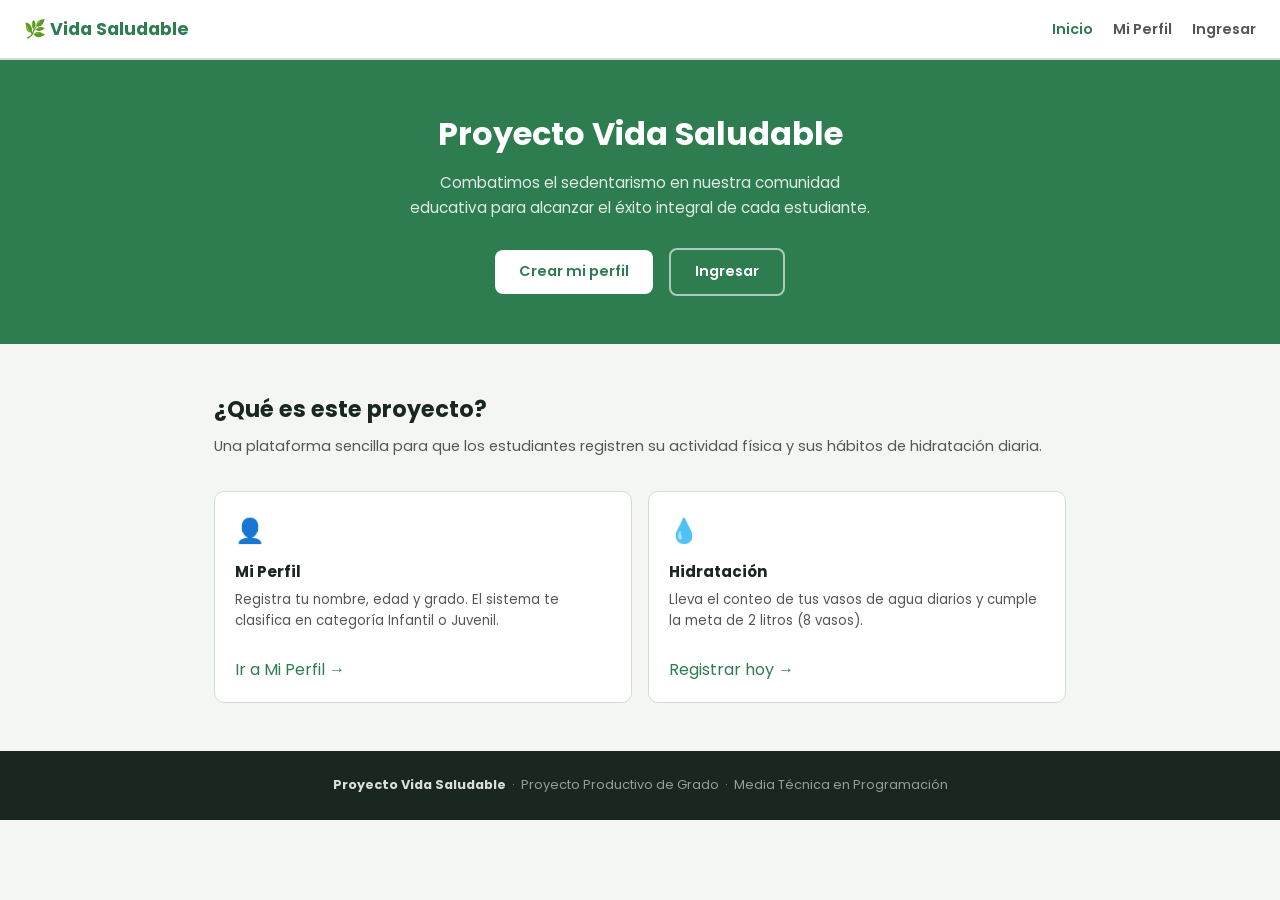
<file: index.html>
<!DOCTYPE html>
<html lang="es">
<head>
  <meta charset="UTF-8" />
  <meta name="viewport" content="width=device-width, initial-scale=1.0" />
  <title>Proyecto Vida Saludable</title>
  <link rel="stylesheet" href="style.css" />
</head>
<body>

  <!-- ENCABEZADO -->
  <header>
    <div class="logo">🌿 Vida Saludable</div>
    <nav>
      <a href="index.html" class="activo">Inicio</a>
      <a href="perfil.html">Mi Perfil</a>
      <a href="login.html">Ingresar</a>
    </nav>
  </header>

  <main>

    <!-- SECCIÓN HERO: primera impresión del proyecto -->
    <section class="hero">
      <h1>Proyecto Vida Saludable</h1>
      <p>
        Combatimos el sedentarismo en nuestra comunidad educativa
        para alcanzar el éxito integral de cada estudiante.
      </p>
      <a href="perfil.html" class="btn btn-blanco">Crear mi perfil</a>
      <a href="login.html"  class="btn btn-borde">Ingresar</a>
    </section>

    <!-- SECCIÓN VISIÓN GENERAL -->
    <section class="seccion">
      <h2>¿Qué es este proyecto?</h2>
      <p>
        Una plataforma sencilla para que los estudiantes registren
        su actividad física y sus hábitos de hidratación diaria.
      </p>

      <!-- Tarjetas de los dos módulos disponibles -->
      <div class="grid-tarjetas">

        <!-- Tarjeta Mi Perfil -->
        <div class="tarjeta">
          <div class="tarjeta-icono">👤</div>
          <h3>Mi Perfil</h3>
          <p>Registra tu nombre, edad y grado. El sistema te clasifica en categoría Infantil o Juvenil.</p>
          <br>
          <a href="perfil.html">Ir a Mi Perfil →</a>
        </div>

        <!-- Tarjeta Hidratación -->
        <div class="tarjeta">
          <div class="tarjeta-icono">💧</div>
          <h3>Hidratación</h3>
          <p>Lleva el conteo de tus vasos de agua diarios y cumple la meta de 2 litros (8 vasos).</p>
          <br>
          <a href="perfil.html">Registrar hoy →</a>
        </div>

      </div>
    </section>

  </main>

  <!-- PIE DE PÁGINA -->
  <footer>
    <p>
      <strong>Proyecto Vida Saludable</strong> &nbsp;·&nbsp;
      Proyecto Productivo de Grado &nbsp;·&nbsp;
      Media Técnica en Programación
    </p>
  </footer>

</body>
</html>
</file>
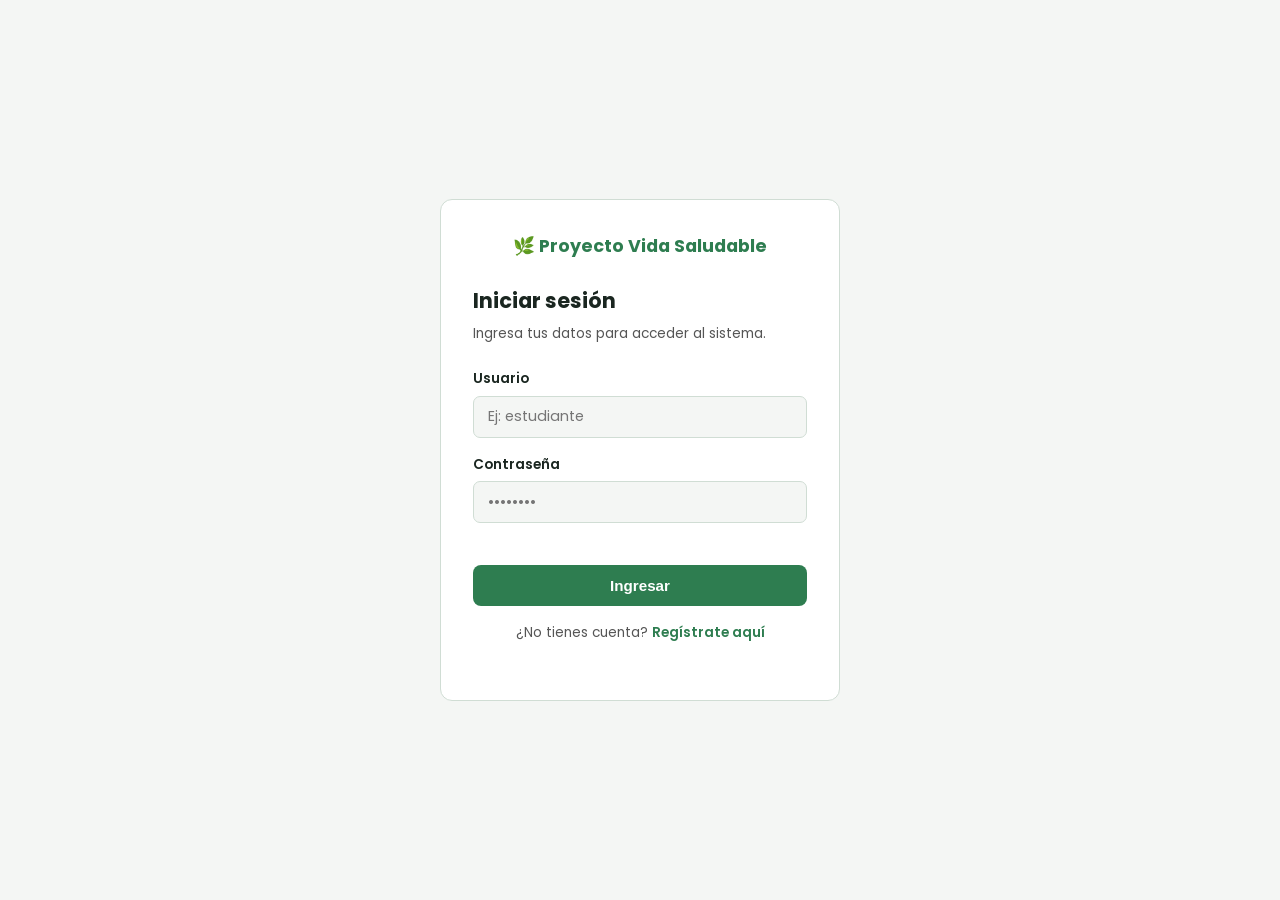
<file: login.html>
<!DOCTYPE html>
<html lang="es">
<head>
  <meta charset="UTF-8" />
  <meta name="viewport" content="width=device-width, initial-scale=1.0" />
  <title>Iniciar Sesión – Proyecto Vida Saludable</title>
  <link rel="stylesheet" href="style.css" />
</head>
<body>

  <!-- PÁGINA DE LOGIN: formulario centrado simple -->
  <div class="login-pagina">
    <div class="login-caja">

      <!-- Logo -->
      <div class="login-logo">🌿 Proyecto Vida Saludable</div>

      <h1>Iniciar sesión</h1>
      <p>Ingresa tus datos para acceder al sistema.</p>

      <!-- Mensajes de error y éxito -->
      <div class="error-msg" id="error-msg">
        ⚠️ Usuario o contraseña incorrectos.
      </div>
      <div class="exito-msg" id="exito-msg">
        ✅ ¡Bienvenido/a! Redirigiendo…
      </div>

      <!-- Formulario -->
      <form id="form-login">

        <div class="campo-grupo">
          <label for="usuario">Usuario</label>
          <input type="text" id="usuario" name="usuario" placeholder="Ej: estudiante" required />
        </div>

        <div class="campo-grupo">
          <label for="contrasena">Contraseña</label>
          <input type="password" id="contrasena" name="contrasena" placeholder="••••••••" required />
        </div>

        <br>
        <button type="submit" class="btn btn-verde">Ingresar</button>

      </form>

      <!-- Enlace para registrarse -->
      <p class="login-registro">
        ¿No tienes cuenta? <a href="perfil.html">Regístrate aquí</a>
      </p>

    </div>
  </div>

  <!-- Lógica básica de validación del login -->
  <script>
    // Usuarios de prueba para la demo
    const usuarios = [
      { usuario: "admin",      contrasena: "vida2025"   },
      { usuario: "estudiante", contrasena: "saludable"  }
    ];

    document.getElementById('form-login').addEventListener('submit', function (e) {
      e.preventDefault();

      const u = document.getElementById('usuario').value.trim();
      const c = document.getElementById('contrasena').value;

      // Ocultamos mensajes anteriores
      document.getElementById('error-msg').style.display = 'none';
      document.getElementById('exito-msg').style.display = 'none';

      // Verificamos si el usuario existe
      const encontrado = usuarios.find(x => x.usuario === u && x.contrasena === c);

      if (encontrado) {
        document.getElementById('exito-msg').style.display = 'block';
        // Redirigimos al inicio después de 1.5 segundos
        setTimeout(function () {
          window.location.href = 'index.html';
        }, 1500);
      } else {
        document.getElementById('error-msg').style.display = 'block';
      }
    });
  </script>

</body>
</html>
</file>
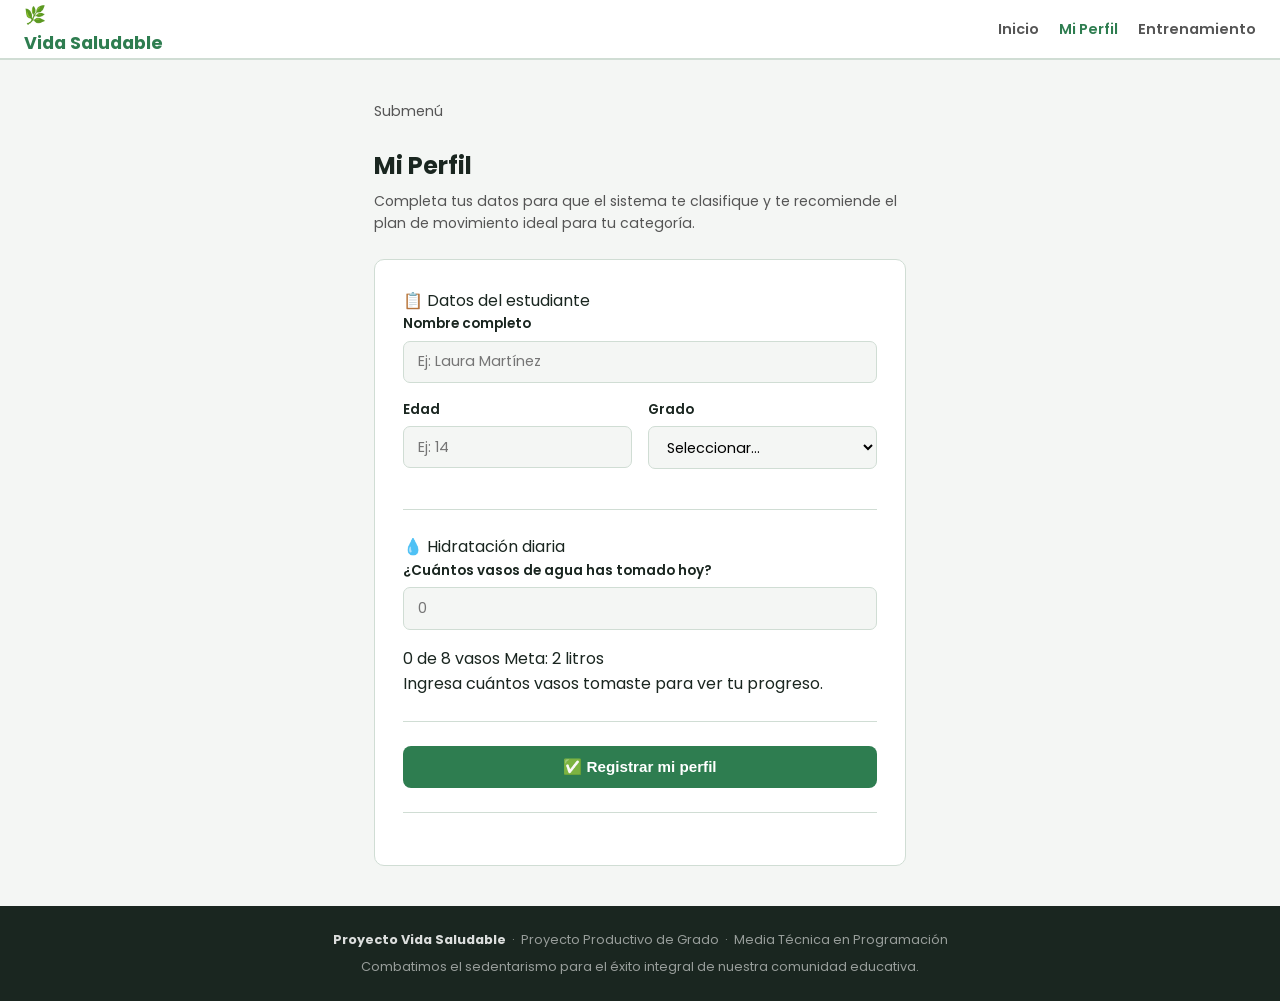
<file: perfil (1).html>
<!DOCTYPE html>
<html lang="es">
<head>
  <meta charset="UTF-8" />
  <meta name="viewport" content="width=device-width, initial-scale=1.0" />
  <title>Mi Perfil – Proyecto Vida Saludable</title>
  <!-- Enlazamos el mismo archivo de estilos compartido -->
  <link rel="stylesheet" href="style.css" />
</head>
<body>

  <!-- ========================================
       ENCABEZADO PRINCIPAL (compartido)
       ======================================== -->
  <header>
    <div class="logo">
      <div class="logo-icono">🌿</div>
      Vida Saludable
    </div>

    <!-- La página activa es "Mi Perfil" -->
    <nav>
      <a href="index.html">Inicio</a>
      <a href="perfil.html" class="activo">Mi Perfil</a>
      <a href="#">Entrenamiento</a>
    </nav>
  </header>

  <!-- ========================================
       CONTENIDO PRINCIPAL
       ======================================== -->
  <main>
    <div class="pagina-perfil">

      <!-- Título y descripción de la página -->
      <p class="seccion-etiqueta">Submenú</p>
      <h1>Mi Perfil</h1>
      <p>
        Completa tus datos para que el sistema te clasifique y te recomiende
        el plan de movimiento ideal para tu categoría.
      </p>

      <!-- ----------------------------------------
           FORMULARIO DE REGISTRO
           Captura los datos del estudiante
           ---------------------------------------- -->
      <div class="formulario-card">
        <form id="formulario-perfil">

          <!-- SECCIÓN 1: Datos personales del estudiante -->
          <div class="form-seccion">
            <p class="form-seccion-titulo">📋 Datos del estudiante</p>

            <!-- Campo Nombre completo -->
            <div class="campo-grupo">
              <label for="nombre">Nombre completo</label>
              <input
                type="text"
                id="nombre"
                name="nombre"
                placeholder="Ej: Laura Martínez"
                required
              />
            </div>

            <!-- Grid de dos columnas: Edad y Grado -->
            <div class="grid-2">

              <!-- Campo Edad -->
              <div class="campo-grupo">
                <label for="edad">Edad</label>
                <input
                  type="number"
                  id="edad"
                  name="edad"
                  placeholder="Ej: 14"
                  min="6"
                  max="20"
                  required
                />
              </div>

              <!-- Campo Grado escolar -->
              <div class="campo-grupo">
                <label for="grado">Grado</label>
                <select id="grado" name="grado" required>
                  <option value="" disabled selected>Seleccionar…</option>
                  <option value="4">4°</option>
                  <option value="5">5°</option>
                  <option value="6">6°</option>
                  <option value="7">7°</option>
                  <option value="8">8°</option>
                  <option value="9">9°</option>
                  <option value="10">10°</option>
                  <option value="11">11°</option>
                </select>
              </div>

            </div>
          </div>

          <!-- SECCIÓN 2: Registro de hidratación diaria -->
          <div class="form-seccion">
            <p class="form-seccion-titulo">💧 Hidratación diaria</p>

            <!-- Campo vasos de agua con barra de progreso visual -->
            <div class="campo-grupo">
              <label for="vasos">¿Cuántos vasos de agua has tomado hoy?</label>
              <input
                type="number"
                id="vasos"
                name="vasos"
                placeholder="0"
                min="0"
                max="15"
              />
            </div>

            <!-- Barra visual de progreso hacia la meta de 8 vasos -->
            <div class="hidratacion-meta">
              <span id="progreso-texto">0 de 8 vasos</span>
              <span>Meta: 2 litros</span>
            </div>
            <div class="barra-progreso">
              <div class="barra-relleno" id="barra"></div>
            </div>
            <p class="hidratacion-nota" id="nota-hidratacion">
              Ingresa cuántos vasos tomaste para ver tu progreso.
            </p>

          </div>

          <!-- SECCIÓN 3: Botón de envío del formulario -->
          <div class="form-seccion">
            <button type="submit" class="btn btn-verde">
              ✅ Registrar mi perfil
            </button>
          </div>

          <!-- Mensaje de confirmación (oculto hasta que se envía el formulario) -->
          <div id="mensaje-confirmacion" style="display:none; text-align:center; padding: 1rem; background: var(--verde-claro); border-radius: var(--radio); color: var(--verde-principal); font-weight: 600; margin-top: 1rem;">
            🎉 ¡Datos registrados! Pronto podrás ver tu progreso en el Tablero Visual.
          </div>

        </form>
      </div>
    </div>
  </main>

  <!-- ========================================
       PIE DE PÁGINA (compartido)
       ======================================== -->
  <footer>
    <p>
      <strong>Proyecto Vida Saludable</strong> &nbsp;·&nbsp;
      Proyecto Productivo de Grado &nbsp;·&nbsp;
      Media Técnica en Programación
    </p>
    <p style="margin-top: 0.4rem;">
      Combatimos el sedentarismo para el éxito integral de nuestra comunidad educativa.
    </p>
  </footer>

  <!-- ========================================
       JAVASCRIPT
       Lógica interactiva del formulario
       ======================================== -->
  <script>
    // --- Barra de progreso de hidratación ---
    // Escuchamos cada cambio en el campo de vasos
    const inputVasos = document.getElementById('vasos');
    const barra      = document.getElementById('barra');
    const textoMeta  = document.getElementById('progreso-texto');
    const nota       = document.getElementById('nota-hidratacion');

    inputVasos.addEventListener('input', function () {
      const vasos     = Math.min(parseInt(this.value) || 0, 8);
      const porcentaje = (vasos / 8) * 100;

      // Actualizamos el ancho de la barra visualmente
      barra.style.width = porcentaje + '%';
      textoMeta.textContent = vasos + ' de 8 vasos';

      // Mostramos un mensaje motivador según el progreso
      if (vasos >= 8) {
        nota.textContent = '¡Felicitaciones! Cumpliste tu meta de hidratación hoy. 💪';
        nota.style.color = 'var(--verde-principal)';
      } else {
        const faltantes = 8 - vasos;
        nota.textContent = `Te faltan ${faltantes} vasos (${(faltantes * 0.25).toFixed(2)} litros) para tu meta.`;
        nota.style.color = 'var(--gris-texto)';
      }
    });

    // --- Envío del formulario ---
    // Mostramos el mensaje de confirmación al registrar el perfil
    document.getElementById('formulario-perfil').addEventListener('submit', function (e) {
      e.preventDefault(); // Evitamos que la página se recargue
      document.getElementById('mensaje-confirmacion').style.display = 'block';

      // Subimos la pantalla suavemente hasta el mensaje
      document.getElementById('mensaje-confirmacion').scrollIntoView({ behavior: 'smooth' });
    });
  </script>

</body>
</html>
</file>
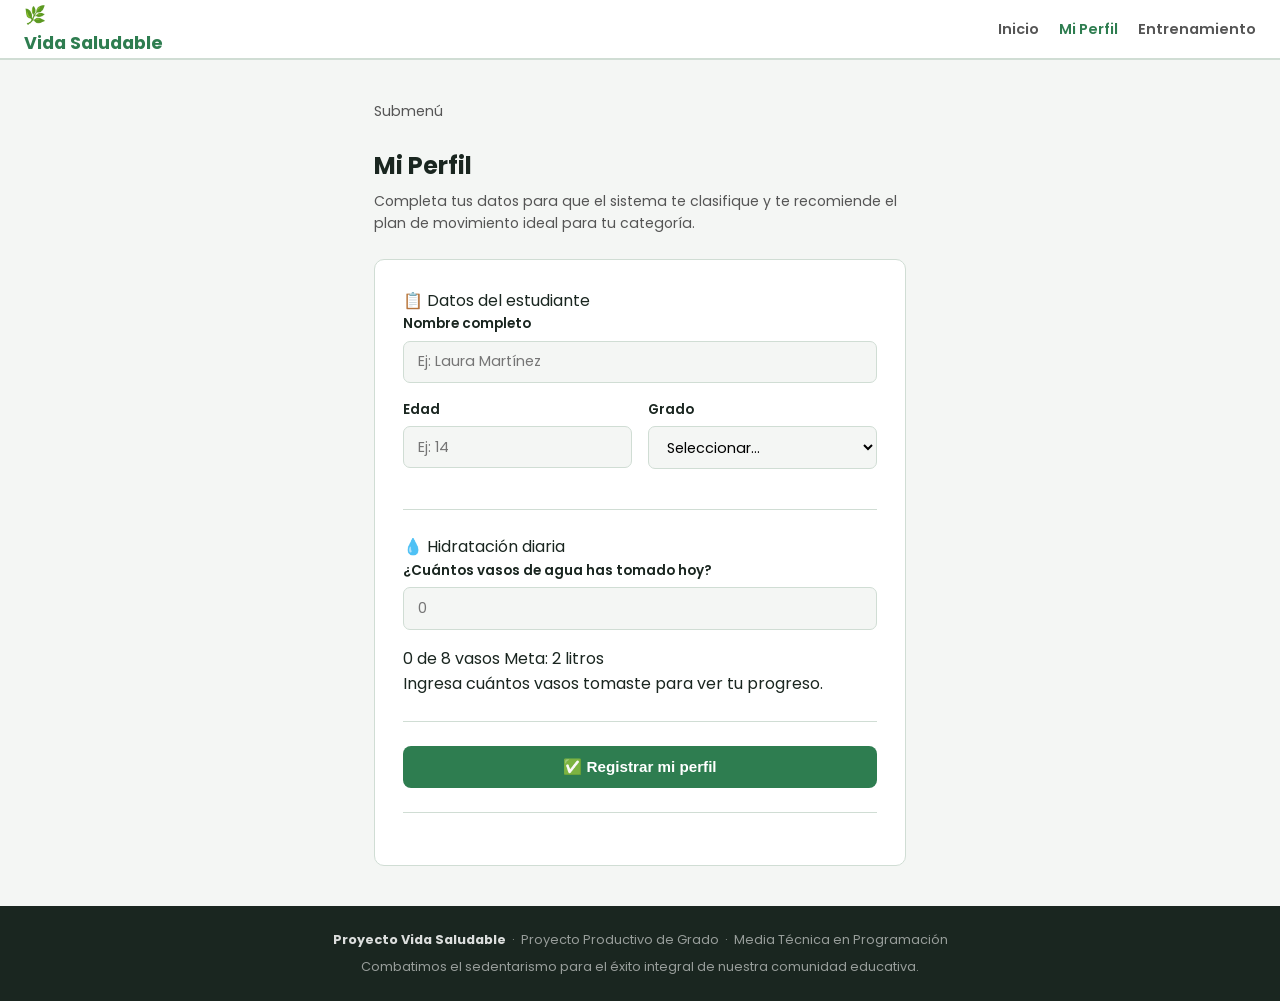
<file: perfil.html>
<!DOCTYPE html>
<html lang="es">
<head>
  <meta charset="UTF-8" />
  <meta name="viewport" content="width=device-width, initial-scale=1.0" />
  <title>Mi Perfil – Proyecto Vida Saludable</title>
  <link rel="stylesheet" href="style.css" />
</head>
<body>

  <header>
    <div class="logo">
      <div class="logo-icono">🌿</div>
      Vida Saludable
    </div>

    <nav>
      <a href="index.html">Inicio</a>
      <a href="perfil.html" class="activo">Mi Perfil</a>
      <a href="#">Entrenamiento</a>
    </nav>
  </header>

  <main>
    <div class="pagina-perfil">

      <p class="seccion-etiqueta">Submenú</p>
      <h1>Mi Perfil</h1>
      <p>
        Completa tus datos para que el sistema te clasifique y te recomiende
        el plan de movimiento ideal para tu categoría.
      </p>

      <div class="formulario-card">
        <form id="formulario-perfil" method="POST" action="/registrar_perfil">

          <div class="form-seccion">
            <p class="form-seccion-titulo">📋 Datos del estudiante</p>

            <div class="campo-grupo">
              <label for="nombre">Nombre completo</label>
              <input
                type="text"
                id="nombre"
                name="nombre"
                placeholder="Ej: Laura Martínez"
                required
              />
            </div>

            <div class="grid-2">

              <div class="campo-grupo">
                <label for="edad">Edad</label>
                <input
                  type="number"
                  id="edad"
                  name="edad"
                  placeholder="Ej: 14"
                  min="6"
                  max="20"
                  required
                />
              </div>

              <div class="campo-grupo">
                <label for="grado">Grado</label>
                <select id="grado" name="grado" required>
                  <option value="" disabled selected>Seleccionar…</option>
                  <option value="4">4°</option>
                  <option value="5">5°</option>
                  <option value="6">6°</option>
                  <option value="7">7°</option>
                  <option value="8">8°</option>
                  <option value="9">9°</option>
                  <option value="10">10°</option>
                  <option value="11">11°</option>
                </select>
              </div>

            </div>
          </div>

          <div class="form-seccion">
            <p class="form-seccion-titulo">💧 Hidratación diaria</p>

            <div class="campo-grupo">
              <label for="vasos">¿Cuántos vasos de agua has tomado hoy?</label>
              <input
                type="number"
                id="vasos"
                name="vasos"
                placeholder="0"
                min="0"
                max="15"
              />
            </div>

            <div class="hidratacion-meta">
              <span id="progreso-texto">0 de 8 vasos</span>
              <span>Meta: 2 litros</span>
            </div>
            <div class="barra-progreso">
              <div class="barra-relleno" id="barra"></div>
            </div>
            <p class="hidratacion-nota" id="nota-hidratacion">
              Ingresa cuántos vasos tomaste para ver tu progreso.
            </p>

          </div>

          <div class="form-seccion">
            <button type="submit" class="btn btn-verde">
              ✅ Registrar mi perfil
            </button>
          </div>

          <div id="mensaje-confirmacion" style="display:none; text-align:center; padding: 1rem; background: var(--verde-claro); border-radius: var(--radio); color: var(--verde-principal); font-weight: 600; margin-top: 1rem;">
            🎉 ¡Datos registrados! Pronto podrás ver tu progreso en el Tablero Visual.
          </div>

        </form>
      </div>
    </div>
  </main>

  <footer>
    <p>
      <strong>Proyecto Vida Saludable</strong> &nbsp;·&nbsp;
      Proyecto Productivo de Grado &nbsp;·&nbsp;
      Media Técnica en Programación
    </p>
    <p style="margin-top: 0.4rem;">
      Combatimos el sedentarismo para el éxito integral de nuestra comunidad educativa.
    </p>
  </footer>

  <script>
    // --- Barra de progreso de hidratación ---
    const inputVasos = document.getElementById('vasos');
    const barra      = document.getElementById('barra');
    const textoMeta  = document.getElementById('progreso-texto');
    const nota       = document.getElementById('nota-hidratacion');

    inputVasos.addEventListener('input', function () {
      const vasos     = Math.min(parseInt(this.value) || 0, 8);
      const porcentaje = (vasos / 8) * 100;

      barra.style.width = porcentaje + '%';
      textoMeta.textContent = vasos + ' de 8 vasos';

      if (vasos >= 8) {
        nota.textContent = '¡Felicitaciones! Cumpliste tu meta de hidratación hoy. 💪';
        nota.style.color = 'var(--verde-principal)';
      } else {
        const faltantes = 8 - vasos;
        nota.textContent = `Te faltan ${faltantes} vasos (${(faltantes * 0.25).toFixed(2)} litros) para tu meta.`;
        nota.style.color = 'var(--gris-texto)';
      }
    });

    // --- Envío del formulario ---
    // Quitamos el freno para que viaje la información a Python
    document.getElementById('formulario-perfil').addEventListener('submit', function (e) {
      document.getElementById('mensaje-confirmacion').style.display = 'block';
    });
  </script>

</body>
</html>
</file>
<file: style.css>
/* ============================================
   PROYECTO VIDA SALUDABLE - style.css
   Versión básica - Avance semana 2
   ============================================ */

/* Importamos fuente de Google */
@import url('https://fonts.googleapis.com/css2?family=Poppins:wght@400;600;700&display=swap');

/* Variables de colores del proyecto */
:root {
  --verde:       #2e7d50;
  --verde-claro: #eaf5ee;
  --azul:        #1976a8;
  --blanco:      #ffffff;
  --gris-fondo:  #f4f6f4;
  --gris-texto:  #555555;
  --gris-borde:  #d0ddd4;
  --negro:       #1a2620;
}

/* Reset básico */
*, *::before, *::after {
  box-sizing: border-box;
  margin: 0;
  padding: 0;
}

body {
  font-family: 'Poppins', sans-serif;
  background-color: var(--gris-fondo);
  color: var(--negro);
  line-height: 1.6;
}

a { color: var(--verde); text-decoration: none; }

/* HEADER */
header {
  background: var(--blanco);
  border-bottom: 2px solid var(--gris-borde);
  padding: 0 1.5rem;
  height: 60px;
  display: flex;
  align-items: center;
  justify-content: space-between;
}

.logo { font-size: 1.1rem; font-weight: 700; color: var(--verde); }

nav a { margin-left: 1rem; font-size: 0.9rem; color: var(--gris-texto); font-weight: 600; }
nav a.activo { color: var(--verde); }

/* HERO */
.hero {
  background: var(--verde);
  color: var(--blanco);
  padding: 3rem 1.5rem;
  text-align: center;
}

.hero h1 { font-size: 2rem; font-weight: 700; margin-bottom: 0.75rem; }

.hero p {
  font-size: 0.95rem;
  opacity: 0.85;
  max-width: 480px;
  margin: 0 auto 1.75rem;
}

/* BOTONES */
.btn {
  display: inline-block;
  padding: 0.65rem 1.5rem;
  border-radius: 8px;
  font-size: 0.9rem;
  font-weight: 600;
  border: none;
  cursor: pointer;
  text-decoration: none;
}

.btn-blanco { background: var(--blanco); color: var(--verde); }

.btn-verde {
  background: var(--verde);
  color: var(--blanco);
  width: 100%;
  text-align: center;
  padding: 0.75rem;
  font-size: 0.95rem;
  display: block;
}

.btn-borde {
  background: transparent;
  color: var(--blanco);
  border: 2px solid rgba(255,255,255,0.6);
  margin-left: 0.75rem;
}

/* SECCIÓN GENERAL */
.seccion {
  max-width: 900px;
  margin: 0 auto;
  padding: 3rem 1.5rem;
}

.seccion h2 { font-size: 1.4rem; font-weight: 700; margin-bottom: 0.5rem; }
.seccion > p { color: var(--gris-texto); margin-bottom: 2rem; font-size: 0.9rem; }

/* Grid de tarjetas */
.grid-tarjetas {
  display: grid;
  grid-template-columns: repeat(auto-fit, minmax(220px, 1fr));
  gap: 1rem;
}

.tarjeta {
  background: var(--blanco);
  border: 1.5px solid var(--gris-borde);
  border-radius: 10px;
  padding: 1.25rem;
}

.tarjeta-icono { font-size: 1.5rem; margin-bottom: 0.6rem; }
.tarjeta h3 { font-size: 0.95rem; font-weight: 700; margin-bottom: 0.3rem; }
.tarjeta p { font-size: 0.83rem; color: var(--gris-texto); }

/* FORMULARIO PERFIL */
.pagina-perfil {
  max-width: 580px;
  margin: 2.5rem auto;
  padding: 0 1.5rem;
}

.pagina-perfil h1 { font-size: 1.5rem; font-weight: 700; margin-bottom: 0.3rem; }
.pagina-perfil > p { color: var(--gris-texto); font-size: 0.88rem; margin-bottom: 1.5rem; }

.formulario-card {
  background: var(--blanco);
  border: 1.5px solid var(--gris-borde);
  border-radius: 10px;
  padding: 1.75rem;
}

.campo-grupo { margin-bottom: 1rem; }

.campo-grupo label {
  display: block;
  font-size: 0.85rem;
  font-weight: 600;
  margin-bottom: 0.35rem;
}

.campo-grupo input,
.campo-grupo select {
  width: 100%;
  padding: 0.6rem 0.9rem;
  border: 1.5px solid var(--gris-borde);
  border-radius: 7px;
  font-family: 'Poppins', sans-serif;
  font-size: 0.9rem;
  background: var(--gris-fondo);
  outline: none;
}

.campo-grupo input:focus,
.campo-grupo select:focus {
  border-color: var(--verde);
  background: var(--blanco);
}

.grid-2 { display: grid; grid-template-columns: 1fr 1fr; gap: 1rem; }

.form-titulo {
  font-size: 0.75rem;
  font-weight: 700;
  text-transform: uppercase;
  letter-spacing: 0.07em;
  color: var(--verde);
  margin-bottom: 1rem;
}

.form-seccion {
  margin-bottom: 1.5rem;
  padding-bottom: 1.5rem;
  border-bottom: 1px solid var(--gris-borde);
}

.form-seccion:last-of-type {
  border-bottom: none;
  margin-bottom: 0;
  padding-bottom: 0;
}

/* LOGIN */
.login-pagina {
  min-height: 100vh;
  display: flex;
  align-items: center;
  justify-content: center;
  background: var(--gris-fondo);
  padding: 2rem 1.5rem;
}

.login-caja {
  background: var(--blanco);
  border: 1.5px solid var(--gris-borde);
  border-radius: 12px;
  padding: 2rem;
  width: 100%;
  max-width: 400px;
}

.login-logo {
  text-align: center;
  font-size: 1.1rem;
  font-weight: 700;
  color: var(--verde);
  margin-bottom: 1.5rem;
}

.login-caja h1 { font-size: 1.3rem; font-weight: 700; margin-bottom: 0.3rem; }
.login-caja > p { color: var(--gris-texto); font-size: 0.85rem; margin-bottom: 1.5rem; }

.error-msg {
  display: none;
  background: #fff0f0;
  border: 1px solid #fcc;
  color: #c0392b;
  border-radius: 7px;
  padding: 0.6rem 0.9rem;
  font-size: 0.83rem;
  margin-bottom: 1rem;
}

.exito-msg {
  display: none;
  background: var(--verde-claro);
  border: 1px solid #b2dfcc;
  color: var(--verde);
  border-radius: 7px;
  padding: 0.6rem 0.9rem;
  font-size: 0.83rem;
  margin-bottom: 1rem;
  font-weight: 600;
}

.login-registro {
  text-align: center;
  margin-top: 1rem;
  font-size: 0.83rem;
  color: var(--gris-texto);
}

.login-registro a { color: var(--verde); font-weight: 600; }

/* FOOTER */
footer {
  background: var(--negro);
  color: rgba(255,255,255,0.55);
  text-align: center;
  padding: 1.5rem;
  font-size: 0.8rem;
}

footer strong { color: rgba(255,255,255,0.85); }

/* RESPONSIVE */
@media (max-width: 600px) {
  .hero h1 { font-size: 1.5rem; }
  .grid-2  { grid-template-columns: 1fr; }
  .seccion { padding: 2rem 1.25rem; }
  .pagina-perfil { margin: 1.5rem auto; }
}
</file>
